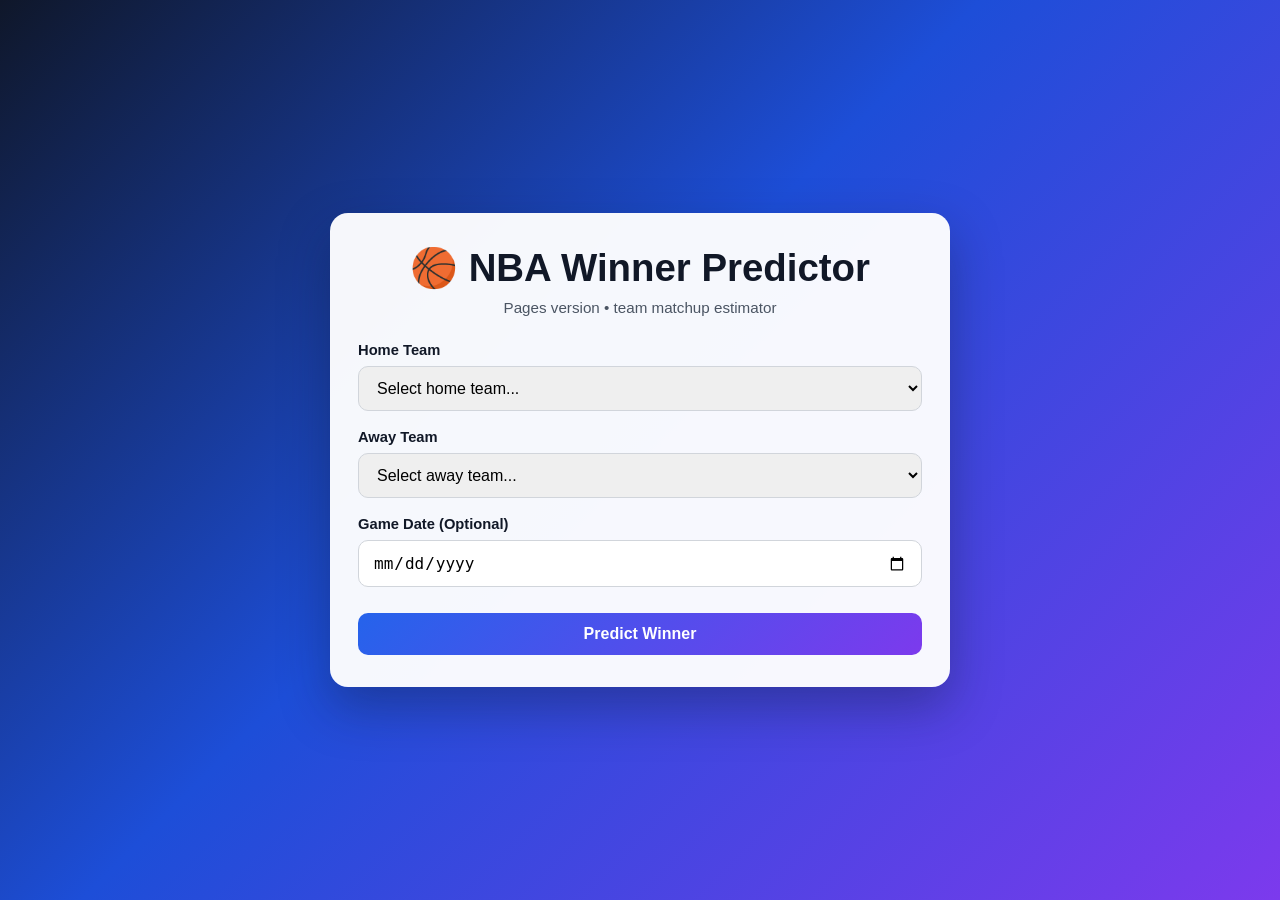
<file: index.html>
<!DOCTYPE html>
<html lang="en">
  <head>
    <meta charset="UTF-8" />
    <meta name="viewport" content="width=device-width, initial-scale=1.0" />
    <title>NBA Winner Predictor</title>
    <link rel="stylesheet" href="styles.css" />
  </head>
  <body>
    <div class="container">
      <h1>🏀 NBA Winner Predictor</h1>
      <p class="subtitle">Pages version • team matchup estimator</p>

      <form id="predictionForm">
        <div class="form-group">
          <label for="homeTeam">Home Team</label>
          <select id="homeTeam" required>
            <option value="">Select home team...</option>
          </select>
        </div>

        <div class="form-group">
          <label for="awayTeam">Away Team</label>
          <select id="awayTeam" required>
            <option value="">Select away team...</option>
          </select>
        </div>

        <div class="form-group">
          <label for="gameDate">Game Date (Optional)</label>
          <input type="date" id="gameDate" />
        </div>

        <button type="submit">Predict Winner</button>
      </form>

      <div id="loading" class="loading" aria-live="polite">
        <div class="spinner"></div>
        <div>Running matchup model...</div>
      </div>

      <div id="result" class="result" aria-live="polite">
        <div class="prediction" id="predictionText">Prediction</div>
        <div class="probability">
          <div class="prob-box">
            <div class="prob-team" id="homeProbLabel">Home Win</div>
            <div class="prob-value" id="homeProbability">0%</div>
          </div>
          <div class="prob-box">
            <div class="prob-team" id="awayProbLabel">Away Win</div>
            <div class="prob-value" id="awayProbability">0%</div>
          </div>
        </div>
        <div class="explanation">
          <h3>Top factors</h3>
          <ul id="explanationList"></ul>
        </div>
      </div>

      <div id="errorBox" class="error" style="display: none"></div>
    </div>

    <script src="app.js"></script>
  </body>
</html>
</file>
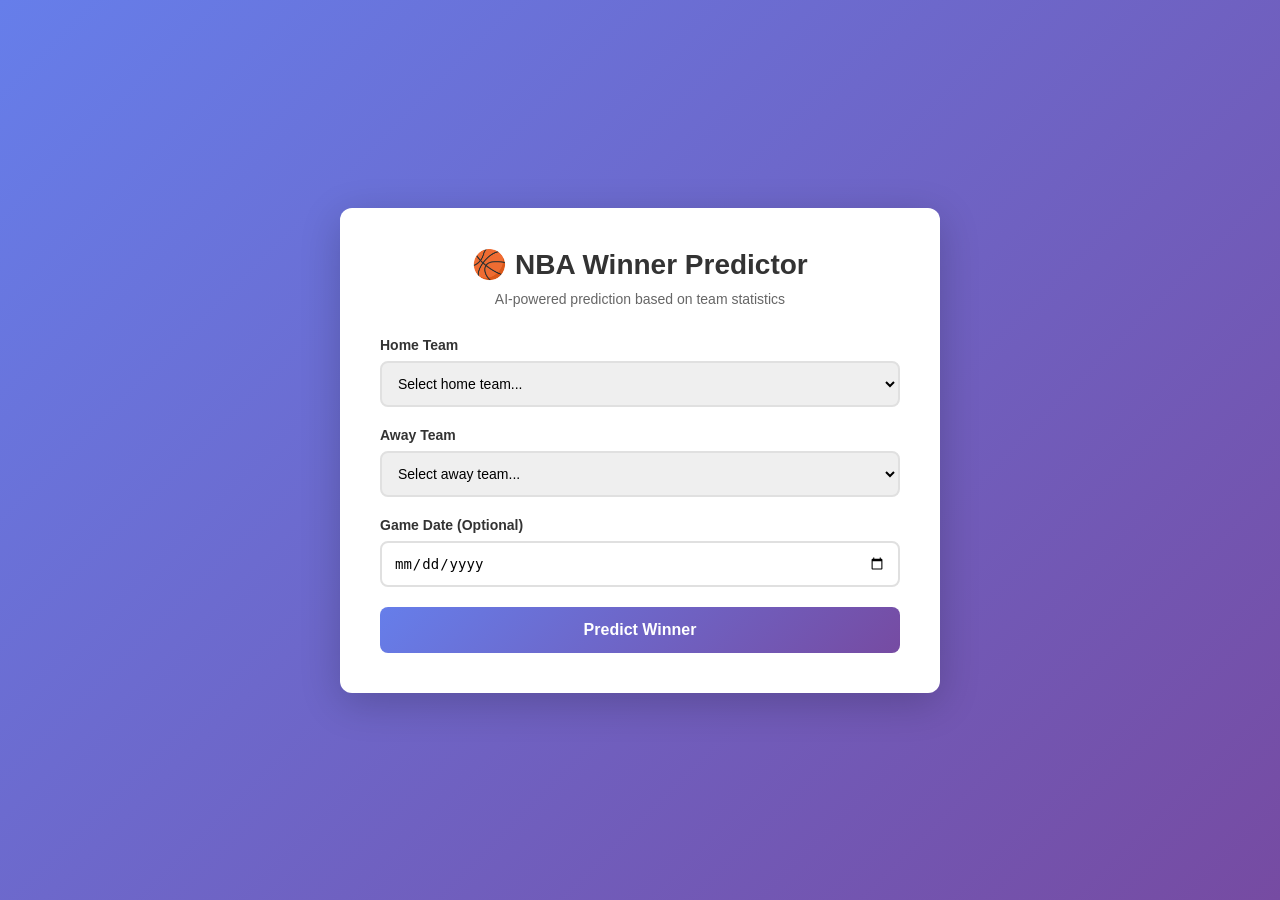
<file: templates/index.html>
<!DOCTYPE html>
<html lang="en">
<head>
    <meta charset="UTF-8">
    <meta name="viewport" content="width=device-width, initial-scale=1.0">
    <title>NBA Winner Predictor</title>
    <style>
        * {
            margin: 0;
            padding: 0;
            box-sizing: border-box;
        }
        body {
            font-family: 'Segoe UI', Tahoma, Geneva, Verdana, sans-serif;
            background: linear-gradient(135deg, #667eea 0%, #764ba2 100%);
            min-height: 100vh;
            display: flex;
            justify-content: center;
            align-items: center;
            padding: 20px;
        }
        .container {
            background: white;
            border-radius: 12px;
            box-shadow: 0 10px 40px rgba(0,0,0,0.2);
            padding: 40px;
            max-width: 600px;
            width: 100%;
        }
        h1 {
            color: #333;
            text-align: center;
            margin-bottom: 10px;
            font-size: 28px;
        }
        .subtitle {
            text-align: center;
            color: #666;
            margin-bottom: 30px;
            font-size: 14px;
        }
        .form-group {
            margin-bottom: 20px;
        }
        label {
            display: block;
            margin-bottom: 8px;
            color: #333;
            font-weight: 600;
            font-size: 14px;
        }
        select, input {
            width: 100%;
            padding: 12px;
            border: 2px solid #e0e0e0;
            border-radius: 8px;
            font-size: 14px;
            transition: border-color 0.3s;
        }
        select:focus, input:focus {
            outline: none;
            border-color: #667eea;
        }
        button {
            width: 100%;
            padding: 14px;
            background: linear-gradient(135deg, #667eea 0%, #764ba2 100%);
            color: white;
            border: none;
            border-radius: 8px;
            font-size: 16px;
            font-weight: 600;
            cursor: pointer;
            transition: transform 0.2s, box-shadow 0.2s;
        }
        button:hover {
            transform: translateY(-2px);
            box-shadow: 0 5px 20px rgba(102, 126, 234, 0.4);
        }
        button:active {
            transform: translateY(0);
        }
        .result {
            margin-top: 30px;
            padding: 20px;
            background: #f8f9fa;
            border-radius: 8px;
            display: none;
        }
        .result.show {
            display: block;
            animation: slideIn 0.3s ease-out;
        }
        @keyframes slideIn {
            from {
                opacity: 0;
                transform: translateY(10px);
            }
            to {
                opacity: 1;
                transform: translateY(0);
            }
        }
        .prediction {
            font-size: 24px;
            font-weight: 700;
            color: #667eea;
            text-align: center;
            margin-bottom: 20px;
        }
        .probability {
            display: grid;
            grid-template-columns: 1fr 1fr;
            gap: 15px;
            margin-bottom: 20px;
        }
        .prob-box {
            background: white;
            padding: 15px;
            border-radius: 8px;
            text-align: center;
            border: 2px solid #e0e0e0;
        }
        .prob-team {
            font-size: 14px;
            color: #666;
            margin-bottom: 8px;
            font-weight: 600;
        }
        .prob-value {
            font-size: 24px;
            font-weight: 700;
            color: #667eea;
        }
        .explanation {
            background: white;
            padding: 15px;
            border-radius: 8px;
            border-left: 4px solid #667eea;
        }
        .explanation h3 {
            font-size: 14px;
            color: #333;
            margin-bottom: 10px;
        }
        .explanation ul {
            list-style: none;
            font-size: 13px;
            color: #666;
        }
        .explanation li {
            padding: 5px 0;
            padding-left: 20px;
            position: relative;
        }
        .explanation li:before {
            content: "→";
            position: absolute;
            left: 0;
            color: #667eea;
            font-weight: bold;
        }
        .error {
            background: #fee;
            color: #c33;
            padding: 15px;
            border-radius: 8px;
            margin-top: 15px;
            border-left: 4px solid #c33;
        }
        .loading {
            text-align: center;
            color: #667eea;
            display: none;
        }
        .loading.show {
            display: block;
        }
        .spinner {
            border: 3px solid #f3f3f3;
            border-top: 3px solid #667eea;
            border-radius: 50%;
            width: 30px;
            height: 30px;
            animation: spin 1s linear infinite;
            margin: 0 auto 10px;
        }
        @keyframes spin {
            0% { transform: rotate(0deg); }
            100% { transform: rotate(360deg); }
        }
    </style>
</head>
<body>
    <div class="container">
        <h1>🏀 NBA Winner Predictor</h1>
        <p class="subtitle">AI-powered prediction based on team statistics</p>
        
        <form id="predictionForm">
            <div class="form-group">
                <label for="homeTeam">Home Team</label>
                <select id="homeTeam" required>
                    <option value="">Select home team...</option>
                </select>
            </div>
            
            <div class="form-group">
                <label for="awayTeam">Away Team</label>
                <select id="awayTeam" required>
                    <option value="">Select away team...</option>
                </select>
            </div>
            
            <div class="form-group">
                <label for="gameDate">Game Date (Optional)</label>
                <input type="date" id="gameDate">
            </div>
            
            <button type="submit">Predict Winner</button>
        </form>
        
        <div class="loading" id="loading">
            <div class="spinner"></div>
            <p>Analyzing game matchup...</p>
        </div>
        
        <div class="result" id="result">
            <div class="prediction" id="prediction"></div>
            <div class="probability">
                <div class="prob-box">
                    <div class="prob-team" id="homeTeamDisplay"></div>
                    <div class="prob-value" id="homeProb"></div>
                </div>
                <div class="prob-box">
                    <div class="prob-team" id="awayTeamDisplay"></div>
                    <div class="prob-value" id="awayProb"></div>
                </div>
            </div>
            <div class="explanation">
                <h3>Top Contributing Factors:</h3>
                <ul id="explanationList"></ul>
            </div>
            <div class="error" id="error" style="display: none;"></div>
        </div>
    </div>

    <script>
        const teams = {{ teams|tojson }};
        
        // Populate team dropdowns
        function populateTeams() {
            const homeSelect = document.getElementById('homeTeam');
            const awaySelect = document.getElementById('awayTeam');
            
            teams.forEach(team => {
                const opt1 = document.createElement('option');
                opt1.value = team;
                opt1.text = team;
                homeSelect.appendChild(opt1);
                
                const opt2 = document.createElement('option');
                opt2.value = team;
                opt2.text = team;
                awaySelect.appendChild(opt2);
            });
        }
        
        // Handle form submission
        document.getElementById('predictionForm').addEventListener('submit', async (e) => {
            e.preventDefault();
            
            const homeTeam = document.getElementById('homeTeam').value;
            const awayTeam = document.getElementById('awayTeam').value;
            const gameDate = document.getElementById('gameDate').value || null;
            
            if (homeTeam === awayTeam) {
                showError('Home and away teams must be different');
                return;
            }
            
            showLoading(true);
            
            try {
                const response = await fetch('/api/predict', {
                    method: 'POST',
                    headers: { 'Content-Type': 'application/json' },
                    body: JSON.stringify({
                        home_team: homeTeam,
                        away_team: awayTeam,
                        date: gameDate
                    })
                });
                
                const data = await response.json();
                
                if (!response.ok) {
                    showError(data.error || 'Prediction failed');
                    return;
                }
                
                displayResult(data);
            } catch (error) {
                showError('Error: ' + error.message);
            } finally {
                showLoading(false);
            }
        });
        
        function displayResult(data) {
            document.getElementById('prediction').textContent = 
                `${data.prediction} will likely WIN`;
            document.getElementById('homeTeamDisplay').textContent = data.home_team;
            document.getElementById('homeProb').textContent = 
                (data.home_probability * 100).toFixed(1) + '%';
            document.getElementById('awayTeamDisplay').textContent = data.away_team;
            document.getElementById('awayProb').textContent = 
                (data.away_probability * 100).toFixed(1) + '%';
            
            const explanationList = document.getElementById('explanationList');
            explanationList.innerHTML = '';
            data.explanation.forEach(item => {
                const li = document.createElement('li');
                li.textContent = item;
                explanationList.appendChild(li);
            });
            
            document.getElementById('error').style.display = 'none';
            document.getElementById('result').classList.add('show');
        }
        
        function showError(message) {
            document.getElementById('error').textContent = message;
            document.getElementById('error').style.display = 'block';
        }
        
        function showLoading(show) {
            document.getElementById('loading').classList.toggle('show', show);
        }
        
        // Initialize
        populateTeams();
    </script>
</body>
</html>
</file>
<file: styles.css>
* {
  margin: 0;
  padding: 0;
  box-sizing: border-box;
}

body {
  font-family: 'Segoe UI', Tahoma, Geneva, Verdana, sans-serif;
  min-height: 100vh;
  display: flex;
  justify-content: center;
  align-items: center;
  padding: 20px;
  background: linear-gradient(135deg, #0f172a 0%, #1d4ed8 45%, #7c3aed 100%);
  color: #111827;
}

.container {
  background: rgba(255, 255, 255, 0.96);
  border-radius: 18px;
  box-shadow: 0 20px 50px rgba(15, 23, 42, 0.35);
  padding: 32px 28px;
  width: min(620px, 100%);
}

h1 {
  text-align: center;
  margin-bottom: 8px;
  color: #111827;
  font-size: clamp(2rem, 3vw, 2.5rem);
}

.subtitle {
  text-align: center;
  margin-bottom: 26px;
  color: #4b5563;
  font-size: 0.95rem;
}

.form-group {
  margin-bottom: 18px;
}

label {
  display: block;
  margin-bottom: 8px;
  color: #111827;
  font-weight: 700;
  font-size: 0.92rem;
}

select, input, button {
  width: 100%;
  border-radius: 10px;
  border: 1px solid #d1d5db;
  padding: 12px 14px;
  font-size: 1rem;
}

select:focus, input:focus {
  outline: 3px solid rgba(59, 130, 246, 0.25);
  border-color: #3b82f6;
}

button {
  border: none;
  background: linear-gradient(135deg, #2563eb, #7c3aed);
  color: white;
  font-weight: 700;
  cursor: pointer;
  margin-top: 8px;
  transition: transform 0.15s ease, box-shadow 0.15s ease;
}

button:hover {
  transform: translateY(-1px);
  box-shadow: 0 10px 20px rgba(59, 130, 246, 0.25);
}

.loading {
  text-align: center;
  color: #1d4ed8;
  margin-top: 18px;
  display: none;
}

.loading.show {
  display: block;
}

.spinner {
  width: 30px;
  height: 30px;
  border-radius: 50%;
  border: 3px solid #dbeafe;
  border-top-color: #2563eb;
  margin: 0 auto 8px;
  animation: spin 1s linear infinite;
}

@keyframes spin {
  to { transform: rotate(360deg); }
}

.result {
  margin-top: 24px;
  padding: 18px;
  background: #f8fafc;
  border: 1px solid #e5e7eb;
  border-radius: 12px;
  display: none;
}

.result.show {
  display: block;
}

.prediction {
  text-align: center;
  font-size: 1.8rem;
  font-weight: 800;
  color: #1d4ed8;
  margin-bottom: 16px;
}

.probability {
  display: grid;
  grid-template-columns: 1fr 1fr;
  gap: 12px;
}

.prob-box {
  background: white;
  border: 1px solid #e5e7eb;
  border-radius: 10px;
  padding: 14px;
  text-align: center;
}

.prob-team {
  font-size: 0.8rem;
  color: #6b7280;
  margin-bottom: 8px;
  font-weight: 700;
}

.prob-value {
  font-size: 1.4rem;
  font-weight: 800;
  color: #111827;
}

.explanation {
  margin-top: 18px;
  background: white;
  border: 1px solid #e5e7eb;
  border-left: 4px solid #3b82f6;
  border-radius: 10px;
  padding: 16px;
}

.explanation h3 {
  font-size: 0.9rem;
  margin-bottom: 10px;
  color: #111827;
}

.explanation ul {
  list-style: none;
}

.explanation li {
  padding: 6px 0;
  color: #374151;
  border-bottom: 1px solid #f3f4f6;
}

.explanation li:last-child {
  border-bottom: none;
}

.error {
  margin-top: 18px;
  background: #fef2f2;
  color: #b91c1c;
  border: 1px solid #fecaca;
  border-left: 4px solid #dc2626;
  border-radius: 10px;
  padding: 12px 14px;
}

@media (max-width: 520px) {
  .container {
    padding: 24px 18px;
  }

  .probability {
    grid-template-columns: 1fr;
  }
}
</file>
